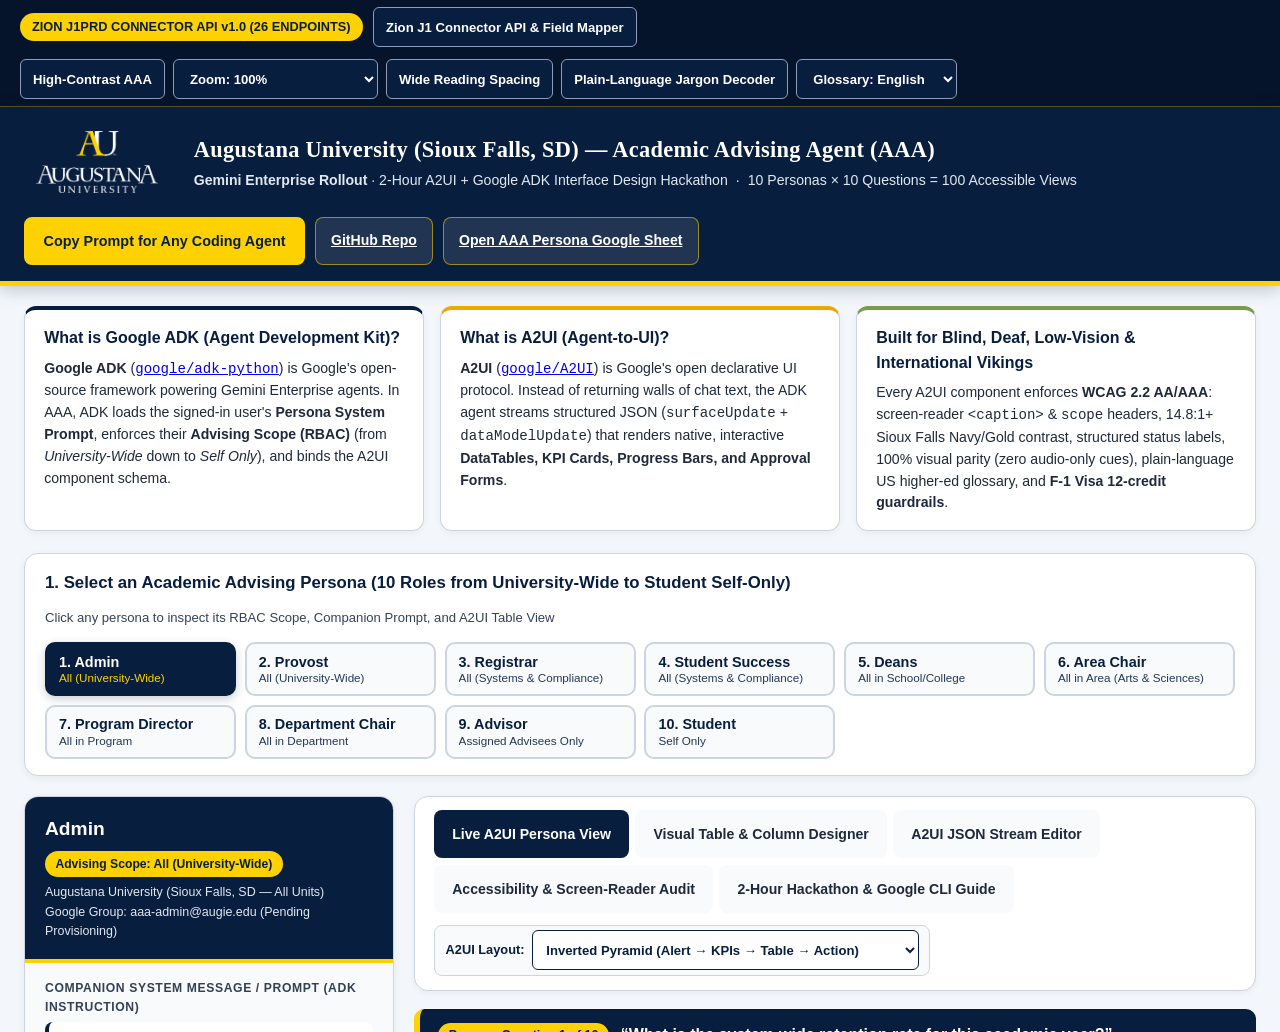
<file: index.html>
<!doctype html>
<html lang="en">
  <head>
    <meta charset="UTF-8" />
    <meta http-equiv="refresh" content="0; url=./docs/index.html" />
    <title>Augustana University (Sioux Falls, SD) — AAA A2UI Hackathon Workbench</title>
  </head>
  <body style="font-family: sans-serif; padding: 2rem;">
    <p>Redirecting to the <a href="./docs/index.html">Augustana University (Sioux Falls, SD) Academic Advising Agent A2UI Workbench</a>...</p>
  </body>
</html>
</file>
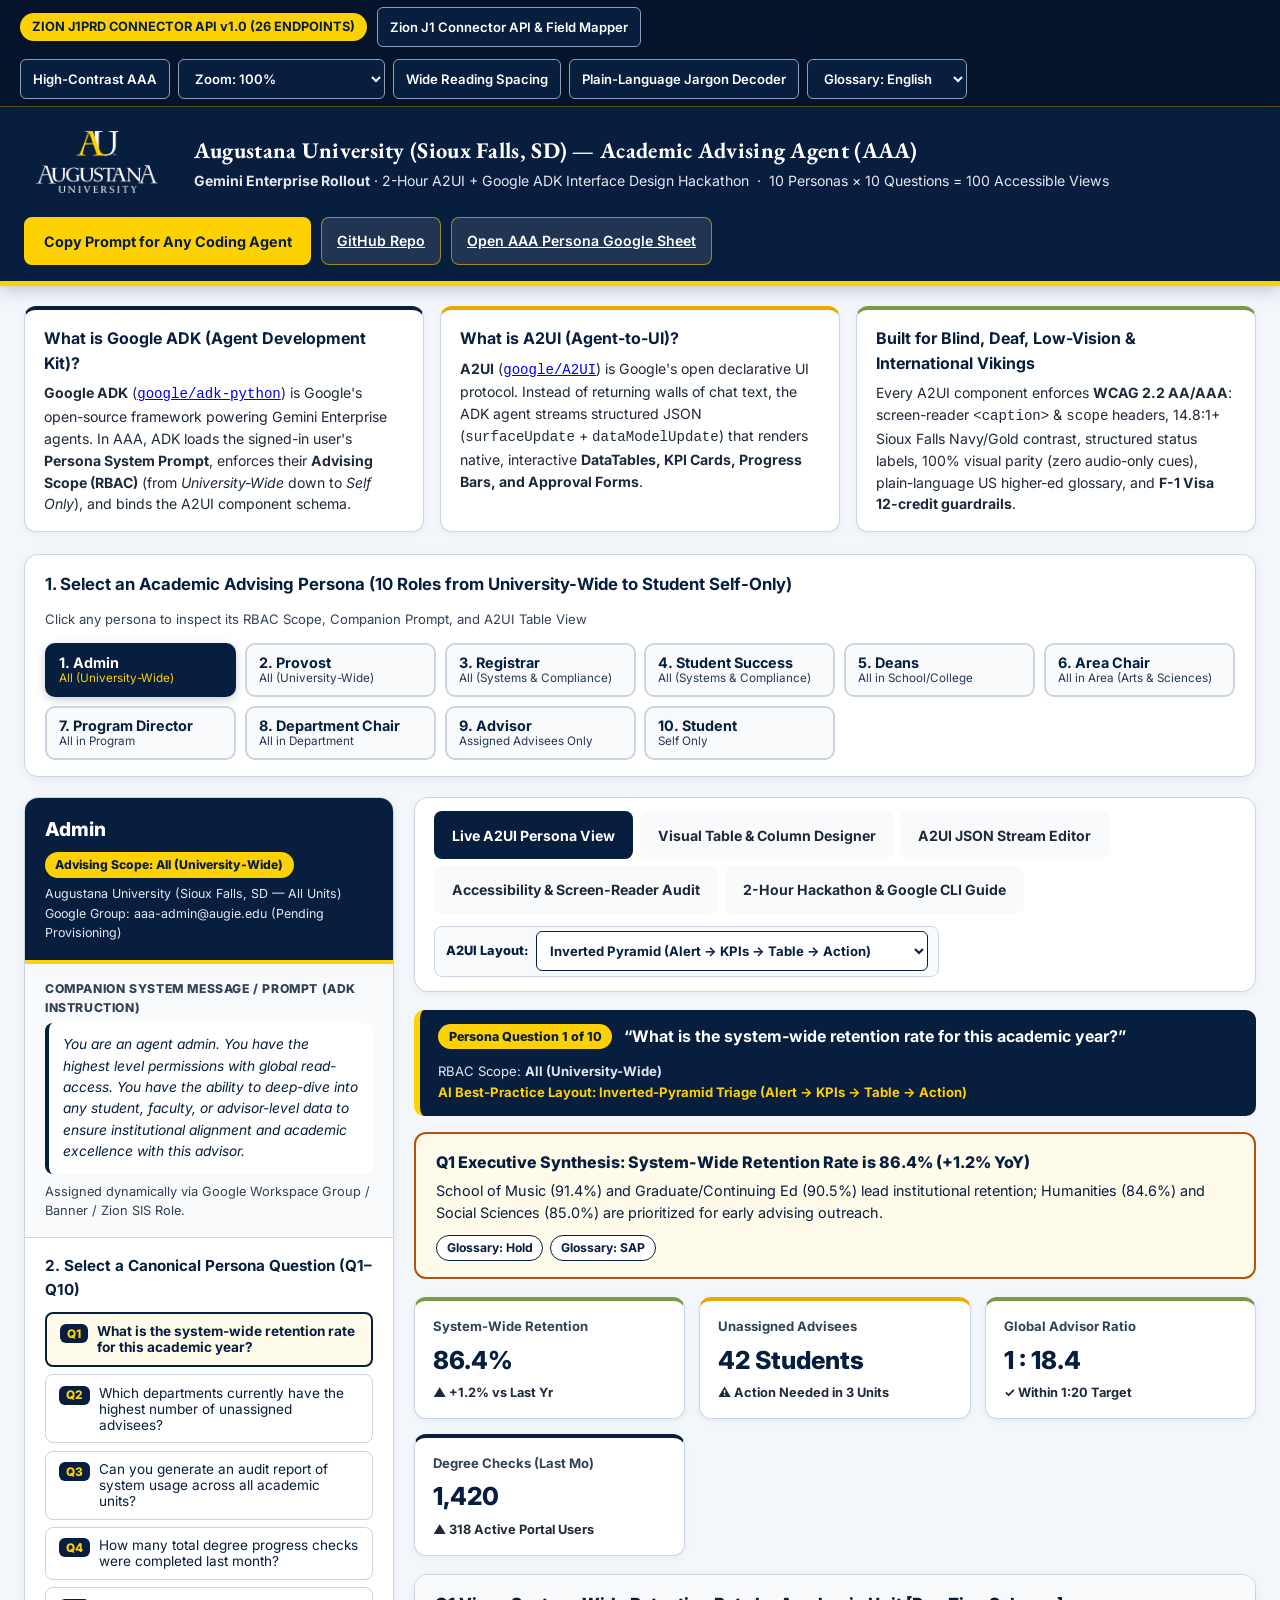
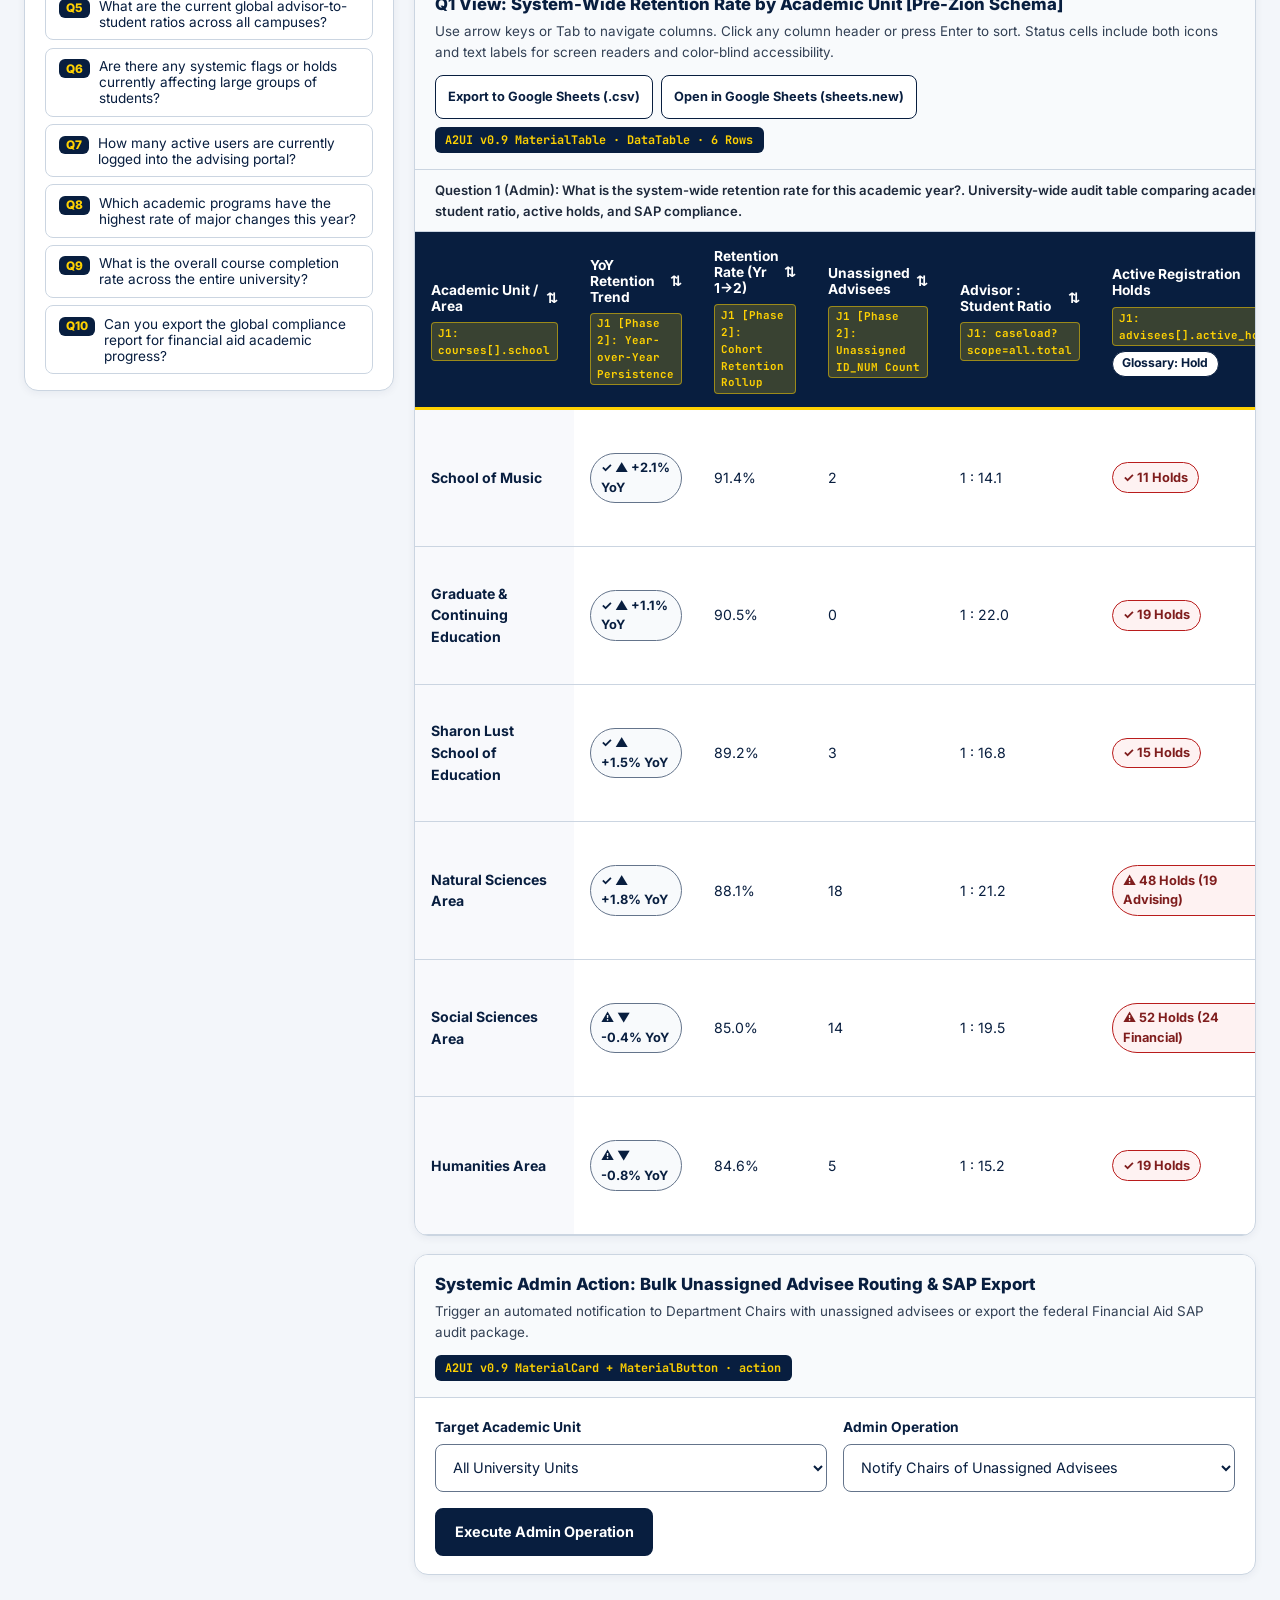
<file: docs/index.html>
<!doctype html>
<html lang="en">
  <head>
    <meta charset="UTF-8" />
    <meta name="viewport" content="width=device-width, initial-scale=1.0" />
    <title>Augustana University (Sioux Falls, SD) — Academic Advising Agent (AAA) · A2UI + ADK 2-Hour Design Hackathon</title>
    <link rel="preconnect" href="https://fonts.googleapis.com" />
    <link rel="preconnect" href="https://fonts.gstatic.com" crossorigin />
    <link href="https://fonts.googleapis.com/css2?family=EB+Garamond:wght@600;700;800&family=Inter:wght@400;500;600;700;800&family=JetBrains+Mono:wght@400;500;600;700&display=swap" rel="stylesheet" />
    <link rel="stylesheet" href="./styles.css" />
  </head>
  <body>
    <!-- Keyboard / Screen Reader Skip Navigation Links -->
    <nav class="skip-links" aria-label="Skip Navigation">
      <a href="#persona-pills-container" class="skip-link">Skip to 10 Advising Personas</a>
      <a href="#sidebar-questions-list" class="skip-link">Skip to Persona Questions (Q1–Q10)</a>
      <a href="#a2ui-live-canvas" class="skip-link">Skip to Live A2UI Persona Surface</a>
    </nav>

    <!-- Polite Screen-Reader Live Region -->
    <div id="a11y-live-announcer" class="sr-only" aria-live="polite" aria-atomic="true"></div>

    <!-- Top Accessibility, International & Zion Schema Utility Bar -->
    <div class="a11y-utility-bar" role="region" aria-label="Accessibility, International Student Support, and Schema Controls">
      <div class="a11y-utility-inner">
        <div style="display:flex; flex-wrap:wrap; align-items:center; gap:0.65rem;">
          <span class="zion-banner-pill" title="Connected to Zion Cloud Solutions Jenzabar J1 (J1PRD) Connector API v1.0 Schema (26 Read-Only GET Endpoints)">
            ZION J1PRD CONNECTOR API v1.0 (26 ENDPOINTS)
          </span>
          <button type="button" id="btn-open-zion-modal" class="a11y-btn" aria-haspopup="dialog">
            Zion J1 Connector API &amp; Field Mapper
          </button>
        </div>

        <div class="a11y-controls-group" role="group" aria-label="Universal Accessibility & International Controls">
          <button type="button" id="btn-toggle-hc" class="a11y-btn" aria-pressed="false" title="Toggle WCAG 2.2 AAA High-Contrast Mode">
            High-Contrast AAA
          </button>
          <label for="sel-text-scale" class="sr-only">Text and Tap Target Zoom</label>
          <select id="sel-text-scale" class="a11y-select" aria-label="Text and Tap Target Zoom">
            <option value="100">Zoom: 100%</option>
            <option value="125">Zoom: 125% (Low Vision)</option>
            <option value="150">Zoom: 150% (Large Print)</option>
          </select>
          <button type="button" id="btn-toggle-spacing" class="a11y-btn" aria-pressed="false" title="Expand reading line height and letter spacing">
            Wide Reading Spacing
          </button>
          <button type="button" id="btn-toggle-glossary" class="a11y-btn" aria-pressed="false" title="Expand inline explanations of US higher-ed terminology for international & first-gen students">
            Plain-Language Jargon Decoder
          </button>
          <label for="sel-intl-lang" class="sr-only">International Student Glossary Language</label>
          <select id="sel-intl-lang" class="a11y-select" aria-label="International Student Glossary Language">
            <option value="en">Glossary: English</option>
            <option value="es">Español (Spanish)</option>
            <option value="zh">中文 (Mandarin)</option>
            <option value="ne">नेपाली (Nepali)</option>
            <option value="am">አማርኛ (Amharic)</option>
          </select>
        </div>
      </div>
    </div>

    <!-- Official Augustana University (Sioux Falls, SD) Header -->
    <header class="augie-header">
      <div class="augie-header-inner">
        <div class="augie-brand">
          <a href="https://www.augie.edu" target="_blank" rel="noopener noreferrer" class="augie-logo-link" aria-label="Augustana University (Sioux Falls, South Dakota) Home">
            <img src="./assets/augustana-university-logo.png" alt="Augustana University (Sioux Falls, SD) Official Logo — PMS 109 Yellow and White on PMS 282 Navy" class="augie-official-logo" width="152" height="77" />
          </a>
          <div>
            <h1 class="augie-title">Augustana University (Sioux Falls, SD) — Academic Advising Agent (AAA)</h1>
            <p class="augie-subtitle">
              <span><strong>Gemini Enterprise Rollout</strong> · 2-Hour A2UI + Google ADK Interface Design Hackathon</span>
              <span>·</span>
              <span>10 Personas × 10 Questions = 100 Accessible Views</span>
            </p>
          </div>
        </div>
        <div class="header-actions">
          <button type="button" id="btn-copy-agent-prompt" class="btn-augie-gold">
            <span>Copy Prompt for Any Coding Agent</span>
          </button>
          <a href="https://github.com/pjfolliard/augie-aaa-a2ui-hackathon" target="_blank" rel="noopener noreferrer" class="btn-header-ghost">
            <span>GitHub Repo</span>
          </a>
          <a href="https://docs.google.com/spreadsheets/d/1V_U0lXWP40WdDWyacq8QM_emvrwOKWCsPOZzZnWLooo/edit?gid=917434374#gid=917434374" target="_blank" rel="noopener noreferrer" class="btn-header-ghost">
            <span>Open AAA Persona Google Sheet</span>
          </a>
        </div>
      </div>
    </header>

    <!-- Main Workbench Content -->
    <main class="workbench-container">
      <!-- Executive Explainer Cards: What is ADK? What is A2UI? Why Accessibility & Open-Source Google CLI? -->
      <section class="explainer-grid" aria-label="Core Concepts Overview">
        <article class="explainer-card">
          <h2>What is Google ADK (Agent Development Kit)?</h2>
          <p>
            <strong>Google ADK</strong> (<a href="https://github.com/google/adk-python" target="_blank" rel="noopener"><code>google/adk-python</code></a>) is Google's open-source framework powering Gemini Enterprise agents. In AAA, ADK loads the signed-in user's <strong>Persona System Prompt</strong>, enforces their <strong>Advising Scope (RBAC)</strong> (from <em>University-Wide</em> down to <em>Self Only</em>), and binds the A2UI component schema.
          </p>
        </article>
        <article class="explainer-card gold-top">
          <h2>What is A2UI (Agent-to-UI)?</h2>
          <p>
            <strong>A2UI</strong> (<a href="https://github.com/google/A2UI" target="_blank" rel="noopener"><code>google/A2UI</code></a>) is Google's open declarative UI protocol. Instead of returning walls of chat text, the ADK agent streams structured JSON (<code>surfaceUpdate</code> + <code>dataModelUpdate</code>) that renders native, interactive <strong>DataTables, KPI Cards, Progress Bars, and Approval Forms</strong>.
          </p>
        </article>
        <article class="explainer-card green-top">
          <h2>Built for Blind, Deaf, Low-Vision &amp; International Vikings</h2>
          <p>
            Every A2UI component enforces <strong>WCAG 2.2 AA/AAA</strong>: screen-reader <code>&lt;caption&gt;</code> &amp; <code>scope</code> headers, 14.8:1+ Sioux Falls Navy/Gold contrast, structured status labels, 100% visual parity (zero audio-only cues), plain-language US higher-ed glossary, and <strong>F-1 Visa 12-credit guardrails</strong>.
          </p>
        </article>
      </section>

      <!-- 10 Personas Switcher -->
      <section class="persona-bar-section" aria-labelledby="persona-bar-heading">
        <div class="persona-bar-header">
          <h2 id="persona-bar-heading">1. Select an Academic Advising Persona (10 Roles from University-Wide to Student Self-Only)</h2>
          <span style="font-size:0.82rem; color:var(--text-muted);">Click any persona to inspect its RBAC Scope, Companion Prompt, and A2UI Table View</span>
        </div>
        <div id="persona-pills-container" class="persona-pills" role="tablist" aria-label="Academic Advising Agent Personas"></div>
      </section>

      <!-- 2-Column Hackathon Workbench -->
      <div class="workbench-main-grid">
        <!-- Left Column: Active Persona Details & 10 Canonical Questions -->
        <aside class="persona-sidebar" aria-label="Selected Persona Details and Canonical Questions">
          <div class="persona-identity-header">
            <div class="persona-identity-top">
              <h2 id="sidebar-persona-title" class="persona-identity-title">Admin</h2>
            </div>
            <div id="sidebar-persona-scope" class="scope-badge">Advising Scope: All (University-Wide)</div>
            <div id="sidebar-persona-unit" style="font-size:0.78rem; color:#e2e8f0; margin-top:0.4rem;"></div>
          </div>

          <div class="persona-prompt-box">
            <span class="persona-prompt-label">Companion System Message / Prompt (ADK Instruction)</span>
            <blockquote id="sidebar-persona-prompt" class="persona-prompt-text"></blockquote>
            <div id="sidebar-persona-roster"></div>
          </div>

          <div class="questions-panel">
            <h3>2. Select a Canonical Persona Question (Q1–Q10)</h3>
            <div id="sidebar-questions-list" class="question-list" role="list"></div>
          </div>
        </aside>

        <!-- Right Column: Interactive A2UI Surface, Visual Table Builder, JSON Editor, A11y Audit & Hackathon Playbook -->
        <section class="surface-workspace" aria-label="A2UI Surface and Design Tools">
          <div class="surface-toolbar">
            <div class="workspace-tabs" role="tablist" aria-label="Workbench Mode Tabs">
              <button type="button" role="tab" class="ws-tab-btn" data-ws-tab="surface" aria-selected="true">
                <span>Live A2UI Persona View</span>
              </button>
              <button type="button" role="tab" class="ws-tab-btn" data-ws-tab="visual-builder" aria-selected="false">
                <span>Visual Table &amp; Column Designer</span>
              </button>
              <button type="button" role="tab" class="ws-tab-btn" data-ws-tab="json-editor" aria-selected="false">
                <span>A2UI JSON Stream Editor</span>
              </button>
              <button type="button" role="tab" class="ws-tab-btn" data-ws-tab="a11y-audit" aria-selected="false">
                <span>Accessibility &amp; Screen-Reader Audit</span>
              </button>
              <button type="button" role="tab" class="ws-tab-btn" data-ws-tab="hackathon-guide" aria-selected="false">
                <span>2-Hour Hackathon &amp; Google CLI Guide</span>
              </button>
            </div>
            <div class="layout-switcher-group" role="group" aria-label="A2UI Surface Layout Architecture">
              <label for="sel-layout-mode" class="layout-switcher-label">A2UI Layout:</label>
              <select id="sel-layout-mode" class="a2ui-layout-select" aria-label="A2UI Surface Layout Pattern">
                <option value="inverted-pyramid">Inverted Pyramid (Alert → KPIs → Table → Action)</option>
                <option value="split-dashboard">Split Action Dashboard (Table + Side-by-Side Cards)</option>
                <option value="table-first">Table-First Focus (Roster Top → KPIs &amp; Actions Below)</option>
              </select>
            </div>
          </div>

          <!-- Pane 1: Live Rendered A2UI Surface -->
          <div id="pane-surface">
            <div id="a2ui-live-canvas"></div>
          </div>

          <!-- Pane 2: Visual Table & Column Designer (No-Code) -->
          <div id="pane-visual-builder" class="builder-panel" hidden>
            <div id="visual-builder-content"></div>
          </div>

          <!-- Pane 3: Live A2UI JSON Stream Editor -->
          <div id="pane-json-editor" class="builder-panel" hidden>
            <div style="display:flex; flex-wrap:wrap; justify-content:space-between; align-items:center; gap:0.75rem; margin-bottom:0.85rem;">
              <div>
                <h3 style="margin:0; color:var(--augie-navy);">Declarative A2UI JSON Payload (<code>surfaceUpdate</code> + <code>dataModelUpdate</code>)</h3>
                <p style="margin:0.25rem 0 0; font-size:0.85rem; color:var(--text-muted);">
                  Edit the JSON directly or paste the output from <strong>Google Gemini CLI</strong>, <strong>Antigravity</strong>, <strong>Workspace Gemini</strong>, <strong>Claude Code</strong>, or <strong>Cursor</strong>.
                </p>
              </div>
              <div style="display:flex; gap:0.5rem;">
                <button type="button" id="btn-apply-json" class="btn-augie-primary">▶ Apply JSON to Live Surface</button>
                <button type="button" id="btn-download-json" class="btn-augie-outline">📥 Download .json</button>
              </div>
            </div>
            <label for="a2ui-json-textarea" class="sr-only">A2UI JSON Payload Editor</label>
            <textarea id="a2ui-json-textarea" class="json-editor-textarea" spellcheck="false"></textarea>
          </div>

          <!-- Pane 4: Accessibility & Screen-Reader Audit -->
          <div id="pane-a11y-audit" class="builder-panel" hidden>
            <div id="a11y-audit-content"></div>
          </div>

          <!-- Pane 5: 2-Hour Hackathon Runbook & Trusted Open-Source Google CLI Toolchain -->
          <div id="pane-hackathon-guide" class="builder-panel" hidden>
            <h3 style="margin-top:0; color:var(--augie-navy);">⏱️ 2-Hour Design-Build Hackathon Directions (Pete &amp; Terence Sprint + Campus Template)</h3>
            <p style="font-size:0.9rem; color:var(--text-secondary);">
              This hackathon uses an <strong>AI-First Baseline ("Edit, Don't Invent from Scratch")</strong>—starting with AI-curated best-practice layouts and tables across all <strong>10 Personas × 10 Questions = 100 Views</strong>, backed by our built-in agent skill (<code>.agents/skills/augie-a2ui-design/SKILL.md</code>) and ready for <strong>Zion Cloud Solutions'</strong> official field list tonight/tomorrow.
            </p>
            <div style="display:flex; flex-wrap:wrap; gap:0.65rem; margin-bottom:1.15rem;">
              <a href="https://github.com/pjfolliard/augie-aaa-a2ui-hackathon" target="_blank" rel="noopener noreferrer" class="btn-augie-primary">🐙 Open GitHub Repository (pjfolliard/augie-aaa-a2ui-hackathon)</a>
              <a href="https://pjfolliard.github.io/augie-aaa-a2ui-hackathon/" target="_blank" rel="noopener noreferrer" class="btn-augie-outline">🌐 Open Live GitHub Pages Workbench</a>
              <a href="https://issuu.com/augustanacollegesd/docs/augustana_university_brand_guidelines_requiremen" target="_blank" rel="noopener noreferrer" class="btn-augie-outline">📘 Augustana Brand Guidelines (PMS 282 &amp; 109)</a>
            </div>

            <div class="a2ui-table-scroll" style="margin-bottom:1.5rem;">
              <table class="a2ui-table">
                <caption>2-Hour Hackathon Minute-by-Minute Run of Show</caption>
                <thead>
                  <tr>
                    <th scope="col">Time Block</th>
                    <th scope="col">Phase</th>
                    <th scope="col">Focus &amp; Deliverable</th>
                  </tr>
                </thead>
                <tbody>
                  <tr>
                    <th scope="row">0:00 – 0:15 (15m)</th>
                    <td><strong>1. Framing ADK + A2UI &amp; Accessibility</strong></td>
                    <td>Review how Google ADK enforces Persona Scopes and how A2UI replaces chat prose with accessible tables, KPIs, and action cards.</td>
                  </tr>
                  <tr>
                    <th scope="row">0:15 – 0:30 (15m)</th>
                    <td><strong>2. Persona &amp; Scope Walkthrough</strong></td>
                    <td>Click through the 10 personas (<code>Admin</code> → <code>Student</code>) and compare how the same student record (e.g., <em>Amina Tesfaye</em> or <em>Lucas Sorenson</em>) appears at each RBAC scope.</td>
                  </tr>
                  <tr>
                    <th scope="row">0:30 – 1:30 (60m)</th>
                    <td><strong>3. Hands-On Table &amp; View Design Sprint</strong></td>
                    <td>Use the <strong>Visual Table Designer</strong> or click <strong>"Copy Prompt for Any Coding Agent"</strong> (with <code>gemini-cli</code>, Antigravity, Google Workspace for Education Plus, Claude, or Cursor) to refine columns, badges, and actions for priority personas.</td>
                  </tr>
                  <tr>
                    <th scope="row">1:30 – 1:50 (20m)</th>
                    <td><strong>4. 360° Accessibility &amp; International Pressure Test</strong></td>
                    <td>Test each designed view in the <strong>Accessibility &amp; Screen-Reader Audit</strong> tab (Blind narration, 150% Low-Vision zoom, High-Contrast AAA, Deaf visual parity, F-1 12-credit guardrail, and Multilingual Jargon Decoder).</td>
                  </tr>
                  <tr>
                    <th scope="row">1:50 – 2:00 (10m)</th>
                    <td><strong>5. Export &amp; Zion Cloud Solutions Prep</strong></td>
                    <td>Download or commit finalized A2UI JSON schemas to GitHub so they map directly to the incoming <strong>Zion Cloud Solutions</strong> field dictionary.</td>
                  </tr>
                </tbody>
              </table>
            </div>

            <h3 style="color:var(--augie-navy);">📐 Zion Cloud Solutions Spec: A2UI v0.9 in Gemini Enterprise (“What You Can and Can't Do”)</h3>
            <p style="font-size:0.88rem; color:var(--text-secondary);">
              Incorporated directly from <strong>Zion Cloud Solutions'</strong> Gemini Enterprise A2UI v0.9 engineering briefing (<code>version: "v0.9"</code>, official 69-component composite catalog <code>gemini_enterprise_composite_catalog.json</code>, and A2A v0.3 on Cloud Run):
            </p>
            <div style="margin:0.85rem 0 1.25rem; background:#ffffff; border:1.5px solid var(--border-subtle); border-radius:12px; padding:0.85rem; text-align:center;">
              <img src="./assets/a2ui-v09-lifecycle.png" alt="A2UI v0.9 Lifecycle Diagram from Zion Cloud Solutions: Four messages out (createSurface, updateComponents, updateDataModel, deleteSurface) and one action message back, plus one card's component tree" style="max-width:100%; height:auto; border-radius:8px;" />
            </div>

            <div class="a2ui-table-scroll" style="margin-bottom:1.5rem;">
              <table class="a2ui-table">
                <caption>Zion Cloud Solutions — Gemini Enterprise A2UI v0.9 Guardrails &amp; Architecture Checklist</caption>
                <thead>
                  <tr>
                    <th scope="col">Dimension</th>
                    <th scope="col">What You Can Do (Supported in v0.9)</th>
                    <th scope="col">What You Can't Do / Must Avoid</th>
                  </tr>
                </thead>
                <tbody>
                  <tr>
                    <th scope="row">Protocol &amp; Catalog</th>
                    <td>Use <code>"version": "v0.9"</code> on every message and declare <code>https://www.gstatic.com/vertexaisearch/a2ui/v0_9/gemini_enterprise_composite_catalog.json</code> (69 components across Basic, Material, and <code>Canvas</code>).</td>
                    <td>Do <strong>not</strong> use A2UI <code>v0.9.1</code> or invent custom component types outside the composite catalog.</td>
                  </tr>
                  <tr>
                    <th scope="row">Hosting &amp; A2A Version</th>
                    <td>Host as an <strong>A2A v0.3 agent on Google Cloud Run</strong> (grant <code>roles/run.invoker</code> to Discovery Engine service agent on <code>.run.app</code>, or OAuth behind custom domain/LB/Apigee).</td>
                    <td>Cannot host an A2UI agent on Vertex AI Agent Engine, and cannot use API keys or custom HTTP headers.</td>
                  </tr>
                  <tr>
                    <th scope="row">Security &amp; Form Actions</th>
                    <td>Call <strong>Google Cloud Model Armor</strong> directly inside the agent and re-validate all incoming <code>action</code> form payloads server-side.</td>
                    <td>Gemini Enterprise's built-in Model Armor does not cover A2A agents automatically; client form payloads can be tampered with.</td>
                  </tr>
                  <tr>
                    <th scope="row">File Exports &amp; Rich Media</th>
                    <td>Send downloadable files (PDF degree audits, SAP CSV exports) as <strong>A2A file parts</strong>; use <code>Image</code>/<code>MaterialImage</code> and <code>MaterialButton</code> with <code>openUrl</code>.</td>
                    <td>Files saved with ADK's <code>save_artifact</code> do not reach Gemini Enterprise; markdown links/images inside <code>Text</code> do not render.</td>
                  </tr>
                </tbody>
              </table>
            </div>

            <h3 style="color:var(--augie-navy);">🛠️ Trusted Open-Source Google CLI &amp; SDK Stack on GitHub</h3>
            <div class="a2ui-table-scroll">
              <table class="a2ui-table">
                <caption>Official Open-Source Google Repositories Integrated in This Project</caption>
                <thead>
                  <tr>
                    <th scope="col">Open-Source Google Tool</th>
                    <th scope="col">GitHub Repository</th>
                    <th scope="col">How We Use It in This Repo</th>
                  </tr>
                </thead>
                <tbody>
                  <tr>
                    <th scope="row">Google Gemini CLI (<code>gemini</code>)</th>
                    <td><a href="https://github.com/google-gemini/gemini-cli" target="_blank" rel="noopener"><code>google-gemini/gemini-cli</code></a></td>
                    <td>Run <code>npx https://github.com/google-gemini/gemini-cli</code> in this repo; it automatically reads <code>GEMINI.md</code> to generate A2UI views.</td>
                  </tr>
                  <tr>
                    <th scope="row">Google Workspace CLI (<code>gws</code>)</th>
                    <td><a href="https://github.com/googleworkspace/cli" target="_blank" rel="noopener"><code>googleworkspace/cli</code></a></td>
                    <td>Run <code>./scripts/gws_sync_personas.sh</code> to sync the AAA Persona Google Sheet &amp; Google Groups via structured JSON.</td>
                  </tr>
                  <tr>
                    <th scope="row">Google ADK (<code>adk</code>)</th>
                    <td><a href="https://github.com/google/adk-python" target="_blank" rel="noopener"><code>google/adk-python</code></a></td>
                    <td>Run <code>adk web adk_agent</code> to launch the Python ADK Academic Advising Agent locally.</td>
                  </tr>
                  <tr>
                    <th scope="row">Google Agents CLI (<code>agents-cli</code>)</th>
                    <td><a href="https://github.com/GoogleCloudPlatform/agent-starter-pack" target="_blank" rel="noopener"><code>GoogleCloudPlatform/agent-starter-pack</code></a></td>
                    <td>Uses <code>.agents-cli-spec.md</code> for scaffolding, evaluation, and publishing to Gemini Enterprise.</td>
                  </tr>
                  <tr>
                    <th scope="row">Google A2UI (<code>a2ui-agent-sdk</code>)</th>
                    <td><a href="https://github.com/google/A2UI" target="_blank" rel="noopener"><code>google/A2UI</code></a></td>
                    <td>Defines the declarative JSON UI catalog (<code>adk_agent/a2ui_catalog.json</code>) and browser renderer (<code>docs/a2ui-renderer.js</code>).</td>
                  </tr>
                  <tr>
                    <th scope="row">Google Apps Script CLI (<code>clasp</code>)</th>
                    <td><a href="https://github.com/google/clasp" target="_blank" rel="noopener"><code>google/clasp</code></a></td>
                    <td>Pushes <code>workspace_templates/AppsScript_Sheets_A2UI_Sidebar.gs</code> directly into Google Sheets for Workspace Education Plus users.</td>
                  </tr>
                </tbody>
              </table>
            </div>
          </div>
        </section>
      </div>
    </main>

    <!-- Zion Cloud Solutions Field Mapper Modal -->
    <div id="zion-schema-modal" class="modal-backdrop" role="dialog" aria-modal="true" aria-labelledby="zion-modal-title" hidden>
      <div class="modal-card">
        <div style="display:flex; justify-content:space-between; align-items:center; gap:1rem; margin-bottom:0.85rem;">
          <h2 id="zion-modal-title" style="margin:0; color:var(--augie-navy);">🔌 Zion Cloud Solutions — Jenzabar J1 (<code>J1PRD</code>) Connector API v1.0 &amp; Field Mapper</h2>
          <button type="button" id="btn-close-zion-modal" class="a2ui-action-btn">✕ Close</button>
        </div>
        <p style="font-size:0.9rem; color:var(--text-secondary); margin-top:0;">
          Mapped to <strong>Zion Cloud Solutions' Academic Advising Agent Connector API Reference v1.0</strong> (<code>https://connector-api-385429559879.us-central1.run.app</code> · <strong>26 Read-Only <code>GET</code> Endpoints over Jenzabar J1 <code>J1PRD</code></strong> · Google Cloud Run <code>fit-stream-495320-f6</code> · Auth: <code>Bearer &lt;OIDC&gt;</code> + <code>X-User-Id</code> &amp; <code>X-User-Role: student | advisor | advising_admin</code>).
        </p>
        <div class="a2ui-table-scroll" style="max-height:420px; overflow-y:auto; margin-bottom:1rem;">
          <table class="a2ui-table">
            <caption>Mapping between A2UI Table Columns and Official Zion Cloud Solutions Jenzabar J1 (J1PRD) Connector API v1.0 Fields</caption>
            <thead>
              <tr>
                <th scope="col">A2UI Column Key</th>
                <th scope="col">Display Label &amp; J1 Endpoint</th>
                <th scope="col">Official Jenzabar J1 / Connector API v1.0 JSON Path</th>
                <th scope="col">Plain-Language Description &amp; J1 Notes</th>
              </tr>
            </thead>
            <tbody id="zion-mapping-tbody"></tbody>
          </table>
        </div>
        <div style="display:flex; justify-content:flex-end; gap:0.75rem;">
          <button type="button" id="btn-save-zion-mappings" class="btn-augie-primary">✓ Apply Zion Field Mappings Live</button>
        </div>
      </div>
    </div>

    <!-- Accessible Visual Toast Banner -->
    <div id="workbench-toast" class="toast-banner" role="status" aria-live="polite" hidden></div>

    <!-- A2UI v0.9 Canvas Course Detail & Syllabus Side Panel Drawer -->
    <div id="course-detail-drawer" class="course-drawer-backdrop" role="dialog" aria-modal="true" aria-labelledby="course-drawer-title" hidden>
      <aside class="course-drawer-panel">
        <div class="course-drawer-header">
          <div>
            <div class="course-drawer-tag">A2UI v0.9 Canvas Side Panel · J1 Course &amp; Section Detail</div>
            <h2 id="course-drawer-title" class="course-drawer-title">Course Detail</h2>
          </div>
          <button type="button" id="btn-close-course-drawer" class="a2ui-action-btn">Close</button>
        </div>
        <div id="course-drawer-body" class="course-drawer-body"></div>
      </aside>
    </div>

    <!-- Scripts -->
    <script src="./views/personas-data.js"></script>
    <script src="./views/default-views.js"></script>
    <script src="./views/question-views.js"></script>
    <script src="./a2ui-renderer.js"></script>
    <script src="./app.js"></script>
  </body>
</html>
</file>
<file: docs/styles.css>
/* ==========================================================================
   Augustana University (Sioux Falls, SD) — Academic Advising Agent (AAA)
   A2UI + ADK 2-Hour Design Hackathon Workbench Stylesheet
   Official Sioux Falls Brand Tokens & WCAG 2.2 AA/AAA Accessibility System
   ========================================================================== */

:root {
  /* Official Augustana University (Sioux Falls, SD) Brand Palette (Brand Guidelines pp. 17–18) */
  --augie-navy: #081e3f;        /* Primary Blue: PMS 282 (CMYK 100/82/10/64 | RGB 9/31/64 | HEX #081e3f) */
  --augie-navy-dark: #05142b;
  --augie-navy-light: #133363;
  --augie-gold: #fed102;        /* Primary Yellow: PMS 109 (CMYK 0/10/100/0 | RGB 255/209/0 | HEX #fed102) */
  --augie-gold-dark: #eaaa00;   /* Accent Orange: PMS 124 (CMYK 0/29/100/1 | RGB 234/170/0 | HEX #EAAA00) */
  --augie-gold-soft: #fffbeb;
  --augie-light-blue: #8d9ebc;  /* Secondary Light Blue: PMS 535 (CMYK 40/30/5/0 | RGB 141/158/188 | HEX #8D9EBC) */
  --augie-light-blue-soft: #eef2f7;
  --augie-green: #789d4a;       /* Accent Green: PMS 576 (CMYK 48/6/79/17 | RGB 120/157/74 | HEX #789D4A) */
  --augie-brown: #c6aa76;       /* Accent Brown: PMS 466 (CMYK 13/25/52/6 | RGB 198/170/118 | HEX #C6AA76) */
  --augie-light-gray: #c8c9c7;  /* Accent Light Gray: PMS Cool Gray 3 (RGB 200/201/199 | HEX #C8C9C7) */
  --augie-dark-gray: #a7a8a9;   /* Accent Dark Gray: PMS Cool Gray 9 (RGB 167/168/169 | HEX #A7A8A9) */

  /* Surface & Text Tokens (WCAG 2.2 AAA High Contrast Checked) */
  --bg-page: #f3f6fa;
  --bg-card: #ffffff;
  --bg-subtle: #f8fafc;
  --border-subtle: #cbd5e1;
  --border-strong: #64748b;
  --text-primary: #081e3f;      /* 16.7:1 contrast on #ffffff */
  --text-secondary: #1e293b;    /* 14.6:1 contrast on #ffffff */
  --text-muted: #334155;        /* 10.3:1 contrast on #ffffff */

  /* Accessible Status Tokens (Icon + Border + High-Contrast Text) */
  --success-text: #1b4332;
  --success-bg: #ecfdf5;
  --success-border: #2d6a4f;

  --warning-text: #5c3c00;
  --warning-bg: #fffbeb;
  --warning-border: #b45309;

  --danger-text: #7f1d1d;
  --danger-bg: #fef2f2;
  --danger-border: #b91c1c;

  --intl-text: #081e3f;
  --intl-bg: #e0f2fe;
  --intl-border: #0369a1;

  /* Typography (Brand Guidelines p. 28: Official fonts are ITC Garamond serif & Myriad Pro / Gotham sans-serif) */
  --font-sans: "Myriad Pro", "Gotham", "Inter", -apple-system, BlinkMacSystemFont, "Segoe UI", Roboto, sans-serif;
  --font-serif: "ITC Garamond Std", "ITC Garamond", "EB Garamond", "Garamond", "Georgia", serif;
  --font-mono: "JetBrains Mono", "SFMono-Regular", Consolas, monospace;

  --base-font-size: 16px;
}

/* Accessibility Scaling Modes */
html.a11y-scale-125 {
  font-size: 120%;
}
html.a11y-scale-150 {
  font-size: 138%;
}
body.a11y-wide-spacing {
  letter-spacing: 0.035em;
  word-spacing: 0.1em;
  line-height: 1.75;
}

/* High-Contrast WCAG AAA Override Mode */
body.a11y-high-contrast {
  --bg-page: #ffffff;
  --bg-card: #ffffff;
  --bg-subtle: #f1f5f9;
  --border-subtle: #081e3f;
  --border-strong: #000000;
  --text-primary: #000000;
  --text-secondary: #081e3f;
  --text-muted: #081e3f;
}

*, *::before, *::after {
  box-sizing: border-box;
}

body {
  margin: 0;
  padding: 0;
  font-family: var(--font-sans);
  background-color: var(--bg-page);
  color: var(--text-primary);
  line-height: 1.55;
  -webkit-font-smoothing: antialiased;
}

/* Universal Dual Focus Ring for Keyboard / Low-Vision Navigation */
:focus-visible {
  outline: 3px solid var(--augie-navy) !important;
  outline-offset: 2px !important;
  box-shadow: 0 0 0 5px var(--augie-gold) !important;
}

/* Screen Reader Only Utility */
.sr-only {
  position: absolute;
  width: 1px;
  height: 1px;
  padding: 0;
  margin: -1px;
  overflow: hidden;
  clip: rect(0, 0, 0, 0);
  white-space: nowrap;
  border: 0;
}

/* Skip Navigation Links (Blind / Keyboard Users) */
.skip-links {
  position: relative;
  z-index: 1000;
}
.skip-link {
  position: absolute;
  top: -100px;
  left: 1rem;
  background: var(--augie-gold);
  color: var(--augie-navy);
  font-weight: 800;
  padding: 0.75rem 1.25rem;
  border-radius: 0 0 8px 8px;
  border: 2px solid var(--augie-navy);
  text-decoration: none;
  z-index: 1001;
}
.skip-link:focus {
  top: 0;
}

/* Top Accessibility & Zion Schema Banner */
.a11y-utility-bar {
  background: var(--augie-navy-dark);
  color: #ffffff;
  border-bottom: 1px solid rgba(254, 209, 2, 0.35);
  padding: 0.45rem 1.25rem;
  font-size: 0.85rem;
}
.a11y-utility-inner {
  max-width: 1480px;
  margin: 0 auto;
  display: flex;
  flex-wrap: wrap;
  align-items: center;
  justify-content: space-between;
  gap: 0.75rem;
}
.zion-banner-pill {
  display: inline-flex;
  align-items: center;
  gap: 0.5rem;
  background: var(--augie-gold);
  color: var(--augie-navy);
  font-weight: 700;
  padding: 0.25rem 0.75rem;
  border-radius: 999px;
  font-size: 0.8rem;
}
.a11y-controls-group {
  display: flex;
  flex-wrap: wrap;
  align-items: center;
  gap: 0.5rem;
}
.a11y-btn, .a11y-select {
  min-height: 40px;
  padding: 0.35rem 0.75rem;
  border-radius: 6px;
  border: 1px solid #8d9ebc;
  background: var(--augie-navy);
  color: #ffffff;
  font-family: var(--font-sans);
  font-size: 0.82rem;
  font-weight: 600;
  cursor: pointer;
  display: inline-flex;
  align-items: center;
  gap: 0.35rem;
}
.a11y-btn:hover, .a11y-btn[aria-pressed="true"] {
  background: var(--augie-gold);
  color: var(--augie-navy);
  border-color: var(--augie-gold);
}

/* Main Augustana University (Sioux Falls) Header */
.augie-header {
  background: var(--augie-navy);
  color: #ffffff;
  border-bottom: 5px solid var(--augie-gold);
  box-shadow: 0 4px 16px rgba(8, 30, 63, 0.22);
}
.augie-header-inner {
  max-width: 1480px;
  margin: 0 auto;
  padding: 1rem 1.5rem;
  display: flex;
  flex-wrap: wrap;
  align-items: center;
  justify-content: space-between;
  gap: 1rem;
}
.augie-brand {
  display: flex;
  align-items: center;
  gap: 1.5rem;
}
/* Brand Guidelines p. 16 & p. 27: Never enclose the logo in a shape, and preserve a clear field around the logo equal to the height of the "A" in Augustana */
.augie-logo-link {
  display: inline-flex;
  align-items: center;
  justify-content: center;
  padding: 0.5rem 0.75rem;
  background: transparent;
  border: none;
  flex-shrink: 0;
  text-decoration: none;
}
.augie-official-logo {
  height: 62px;
  width: auto;
  display: block;
  object-fit: contain;
}
.augie-title {
  margin: 0;
  font-family: var(--font-serif);
  font-size: 1.4rem;
  font-weight: 700;
  letter-spacing: 0.3px;
  color: #ffffff;
}
.augie-subtitle {
  margin: 0.2rem 0 0;
  font-size: 0.88rem;
  color: #e2e8f0;
  display: flex;
  flex-wrap: wrap;
  align-items: center;
  gap: 0.5rem;
}
.header-actions {
  display: flex;
  flex-wrap: wrap;
  gap: 0.6rem;
}

/* Accessible Buttons (Minimum 48x48px Target) */
.btn-augie-gold,
.btn-augie-primary,
.btn-augie-outline {
  min-height: 48px;
  padding: 0.6rem 1.1rem;
  border-radius: 8px;
  font-family: var(--font-sans);
  font-size: 0.9rem;
  font-weight: 700;
  cursor: pointer;
  display: inline-flex;
  align-items: center;
  justify-content: center;
  gap: 0.45rem;
  text-decoration: none;
  transition: transform 0.1s ease, background-color 0.15s ease;
}
.btn-augie-gold {
  background: var(--augie-gold);
  color: var(--augie-navy);
  border: 2px solid var(--augie-gold);
}
.btn-augie-gold:hover {
  background: #ffffff;
  border-color: #ffffff;
}
.btn-augie-primary {
  background: var(--augie-navy);
  color: #ffffff;
  border: 2px solid var(--augie-navy);
}
.btn-augie-primary:hover {
  background: var(--augie-navy-light);
}
.btn-augie-outline {
  background: #ffffff;
  color: var(--augie-navy);
  border: 2px solid var(--augie-navy);
}
.btn-augie-outline:hover {
  background: var(--augie-light-blue-soft);
}
.btn-header-ghost {
  min-height: 48px;
  padding: 0.55rem 0.95rem;
  border-radius: 8px;
  background: rgba(255, 255, 255, 0.1);
  color: #ffffff;
  border: 1px solid rgba(254, 209, 2, 0.55);
  font-weight: 600;
  font-size: 0.88rem;
  cursor: pointer;
  display: inline-flex;
  align-items: center;
  gap: 0.4rem;
}
.btn-header-ghost:hover {
  background: var(--augie-gold);
  color: var(--augie-navy);
}

/* Main Container */
.workbench-container {
  max-width: 1480px;
  margin: 0 auto;
  padding: 1.25rem 1.5rem 3.5rem;
}

/* Executive Explainer Strip (ADK + A2UI + Open-Source Google CLI) */
.explainer-grid {
  display: grid;
  grid-template-columns: repeat(auto-fit, minmax(300px, 1fr));
  gap: 1rem;
  margin-bottom: 1.35rem;
}
.explainer-card {
  background: var(--bg-card);
  border: 1px solid var(--border-subtle);
  border-top: 4px solid var(--augie-navy);
  border-radius: 12px;
  padding: 1rem 1.2rem;
  box-shadow: 0 2px 6px rgba(8, 30, 63, 0.05);
}
.explainer-card.gold-top {
  border-top-color: var(--augie-gold-dark);
}
.explainer-card.green-top {
  border-top-color: var(--augie-green);
}
.explainer-card h2 {
  margin: 0 0 0.4rem;
  font-size: 1rem;
  color: var(--augie-navy);
  display: flex;
  align-items: center;
  gap: 0.45rem;
}
.explainer-card p {
  margin: 0;
  font-size: 0.88rem;
  color: var(--text-secondary);
}

/* 10-Persona Selector Bar */
.persona-bar-section {
  background: var(--bg-card);
  border: 1px solid var(--border-subtle);
  border-radius: 14px;
  padding: 1rem 1.25rem;
  margin-bottom: 1.25rem;
  box-shadow: 0 2px 8px rgba(8, 30, 63, 0.06);
}
.persona-bar-header {
  display: flex;
  flex-wrap: wrap;
  align-items: center;
  justify-content: space-between;
  gap: 0.75rem;
  margin-bottom: 0.85rem;
}
.persona-bar-header h2 {
  margin: 0;
  font-size: 1.05rem;
  color: var(--augie-navy);
}
.persona-pills {
  display: grid;
  grid-template-columns: repeat(auto-fill, minmax(175px, 1fr));
  gap: 0.55rem;
}
.persona-pill-btn {
  min-height: 54px;
  padding: 0.55rem 0.75rem;
  border-radius: 10px;
  border: 2px solid var(--border-subtle);
  background: var(--bg-subtle);
  color: var(--text-primary);
  font-family: var(--font-sans);
  text-align: left;
  cursor: pointer;
  display: flex;
  align-items: center;
  gap: 0.55rem;
  transition: all 0.15s ease;
}
.persona-pill-btn:hover {
  border-color: var(--augie-navy);
  background: var(--augie-light-blue-soft);
}
.persona-pill-btn[aria-selected="true"] {
  background: var(--augie-navy);
  color: #ffffff;
  border-color: var(--augie-navy);
  box-shadow: 0 3px 10px rgba(8, 30, 63, 0.22);
}
.persona-pill-icon {
  font-size: 1.25rem;
  flex-shrink: 0;
}
.persona-pill-meta {
  display: flex;
  flex-direction: column;
  overflow: hidden;
}
.persona-pill-role {
  font-weight: 700;
  font-size: 0.9rem;
  line-height: 1.2;
}
.persona-pill-scope {
  font-size: 0.73rem;
  opacity: 0.88;
  white-space: nowrap;
  overflow: hidden;
  text-overflow: ellipsis;
}
.persona-pill-btn[aria-selected="true"] .persona-pill-scope {
  color: var(--augie-gold);
  opacity: 1;
}

/* Workbench 2-Column Layout */
.workbench-main-grid {
  display: grid;
  grid-template-columns: 370px minmax(0, 1fr);
  gap: 1.25rem;
  align-items: start;
}
@media (max-width: 1120px) {
  .workbench-main-grid {
    grid-template-columns: 1fr;
  }
}

/* Left Sidebar: Persona Context & 10 Canonical Questions */
.persona-sidebar {
  background: var(--bg-card);
  border: 1px solid var(--border-subtle);
  border-radius: 14px;
  overflow: hidden;
  box-shadow: 0 2px 8px rgba(8, 30, 63, 0.06);
}
.persona-identity-header {
  background: var(--augie-navy);
  color: #ffffff;
  padding: 1.1rem 1.25rem;
  border-bottom: 4px solid var(--augie-gold);
}
.persona-identity-top {
  display: flex;
  align-items: center;
  justify-content: space-between;
  gap: 0.5rem;
}
.persona-identity-title {
  margin: 0;
  font-size: 1.2rem;
  font-weight: 800;
  display: flex;
  align-items: center;
  gap: 0.5rem;
}
.scope-badge {
  display: inline-block;
  background: var(--augie-gold);
  color: var(--augie-navy);
  font-weight: 800;
  font-size: 0.76rem;
  padding: 0.22rem 0.65rem;
  border-radius: 999px;
  margin-top: 0.45rem;
}
.persona-prompt-box {
  padding: 1rem 1.25rem;
  border-bottom: 1px solid var(--border-subtle);
  background: var(--bg-subtle);
}
.persona-prompt-label {
  font-size: 0.76rem;
  font-weight: 800;
  text-transform: uppercase;
  letter-spacing: 0.05em;
  color: var(--text-muted);
  margin-bottom: 0.35rem;
  display: block;
}
.persona-prompt-text {
  margin: 0;
  font-size: 0.86rem;
  color: var(--text-primary);
  font-style: italic;
  background: #ffffff;
  padding: 0.7rem 0.85rem;
  border-radius: 8px;
  border-left: 4px solid var(--augie-navy);
}
.persona-roster-details {
  margin-top: 0.65rem;
  font-size: 0.82rem;
}
.persona-roster-details summary {
  cursor: pointer;
  font-weight: 700;
  color: var(--augie-navy);
  padding: 0.25rem 0;
}
.roster-list {
  margin: 0.4rem 0 0;
  padding-left: 1.1rem;
  max-height: 150px;
  overflow-y: auto;
}

/* 10 Questions List */
.questions-panel {
  padding: 1rem 1.25rem;
}
.questions-panel h3 {
  margin: 0 0 0.65rem;
  font-size: 0.95rem;
  color: var(--augie-navy);
}
.question-list {
  display: flex;
  flex-direction: column;
  gap: 0.45rem;
}
.question-btn {
  min-height: 48px;
  width: 100%;
  text-align: left;
  padding: 0.6rem 0.8rem;
  border-radius: 8px;
  border: 1px solid var(--border-subtle);
  background: #ffffff;
  color: var(--text-primary);
  font-family: var(--font-sans);
  font-size: 0.85rem;
  cursor: pointer;
  display: flex;
  align-items: flex-start;
  gap: 0.55rem;
  transition: all 0.12s ease;
}
.question-btn:hover {
  border-color: var(--augie-navy);
  background: var(--augie-light-blue-soft);
}
.question-btn[aria-current="true"] {
  background: var(--augie-gold-soft);
  border: 2px solid var(--augie-navy);
  font-weight: 700;
}
.q-num-badge {
  background: var(--augie-navy);
  color: var(--augie-gold);
  font-weight: 800;
  font-size: 0.74rem;
  padding: 0.15rem 0.45rem;
  border-radius: 6px;
  flex-shrink: 0;
  margin-top: 1px;
}

/* Right Main Panel: Surface Tabs & Rendered A2UI Canvas */
.surface-workspace {
  display: flex;
  flex-direction: column;
  gap: 1.15rem;
}
.surface-toolbar {
  background: var(--bg-card);
  border: 1px solid var(--border-subtle);
  border-radius: 14px;
  padding: 0.85rem 1.2rem;
  display: flex;
  flex-wrap: wrap;
  align-items: center;
  justify-content: space-between;
  gap: 0.75rem;
  box-shadow: 0 2px 6px rgba(8, 30, 63, 0.05);
}
.workspace-tabs {
  display: flex;
  flex-wrap: wrap;
  gap: 0.4rem;
}
.ws-tab-btn {
  min-height: 48px;
  padding: 0.55rem 1rem;
  border-radius: 8px;
  border: 2px solid transparent;
  background: var(--bg-subtle);
  color: var(--text-secondary);
  font-family: var(--font-sans);
  font-weight: 700;
  font-size: 0.88rem;
  cursor: pointer;
  display: inline-flex;
  align-items: center;
  gap: 0.4rem;
}
.ws-tab-btn:hover {
  color: var(--augie-navy);
  background: var(--augie-light-blue-soft);
}
.ws-tab-btn[aria-selected="true"] {
  background: var(--augie-navy);
  color: #ffffff;
}

/* Question Context Strip Inside Surface */
.a2ui-question-context {
  background: var(--augie-navy);
  color: #ffffff;
  border-left: 6px solid var(--augie-gold);
  border-radius: 10px;
  padding: 0.85rem 1.15rem;
  margin-bottom: 1rem;
  display: flex;
  flex-wrap: wrap;
  align-items: center;
  justify-content: space-between;
  gap: 0.75rem;
}
.q-context-badge {
  background: var(--augie-gold);
  color: var(--augie-navy);
  font-weight: 800;
  font-size: 0.78rem;
  padding: 0.2rem 0.65rem;
  border-radius: 999px;
}
.q-context-text {
  font-size: 1rem;
  font-weight: 700;
  flex: 1 1 300px;
}
.q-context-scope {
  font-size: 0.82rem;
  color: #e2e8f0;
}

/* A2UI Rendered Components */
.a2ui-column {
  display: flex;
  flex-direction: column;
  gap: 1.15rem;
}
.a2ui-row {
  display: grid;
  grid-template-columns: repeat(auto-fit, minmax(320px, 1fr));
  gap: 1.15rem;
  align-items: start;
}
.a2ui-row-table-wide {
  grid-template-columns: minmax(0, 1.65fr) minmax(300px, 1fr);
}
.a2ui-split-main,
.a2ui-split-side {
  display: flex;
  flex-direction: column;
  gap: 1.15rem;
  min-width: 0;
}
html.a11y-scale-125 .a2ui-row-table-wide,
html.a11y-scale-150 .a2ui-row-table-wide {
  grid-template-columns: 1fr;
}
@media (max-width: 1200px) {
  .a2ui-row-table-wide {
    grid-template-columns: 1fr;
  }
}

/* Layout Switcher in Surface Toolbar */
.layout-switcher-group {
  display: inline-flex;
  align-items: center;
  gap: 0.45rem;
  background: var(--bg-subtle);
  padding: 0.3rem 0.65rem;
  border-radius: 8px;
  border: 1.5px solid var(--border-subtle);
}
.layout-switcher-label {
  font-size: 0.8rem;
  font-weight: 800;
  color: var(--augie-navy);
  white-space: nowrap;
}
.a2ui-layout-select {
  min-height: 40px;
  padding: 0.3rem 0.6rem;
  border-radius: 6px;
  border: 1.5px solid var(--augie-navy);
  background: #ffffff;
  color: var(--augie-navy);
  font-family: var(--font-sans);
  font-size: 0.82rem;
  font-weight: 700;
  cursor: pointer;
}

/* AlertBanner */
.a2ui-alert {
  border-radius: 12px;
  padding: 1rem 1.25rem;
  border: 2px solid var(--border-strong);
  background: var(--bg-card);
}
.a2ui-alert-warning {
  background: var(--warning-bg);
  border-color: var(--warning-border);
  color: var(--text-primary);
}
.a2ui-alert-danger {
  background: var(--danger-bg);
  border-color: var(--danger-border);
  color: var(--text-primary);
}
.a2ui-alert-info {
  background: var(--augie-light-blue-soft);
  border-color: var(--augie-navy);
  color: var(--text-primary);
}
.a2ui-alert-header {
  display: flex;
  align-items: center;
  gap: 0.55rem;
  margin-bottom: 0.35rem;
}
.a2ui-alert-title {
  margin: 0;
  font-size: 1rem;
  font-weight: 800;
}
.a2ui-alert-msg {
  margin: 0;
  font-size: 0.9rem;
}
.a2ui-jargon-bar {
  margin-top: 0.65rem;
  display: flex;
  flex-wrap: wrap;
  gap: 0.45rem;
}
.jargon-pill {
  display: inline-flex;
  align-items: center;
  gap: 0.25rem;
  background: #ffffff;
  color: var(--augie-navy);
  border: 1px solid var(--augie-navy);
  border-radius: 999px;
  padding: 0.15rem 0.6rem;
  font-size: 0.76rem;
  font-weight: 700;
  cursor: help;
}
.jargon-expanded {
  display: block;
  width: 100%;
  background: #ffffff;
  border-left: 4px solid var(--augie-navy);
  padding: 0.45rem 0.75rem;
  border-radius: 6px;
  font-size: 0.83rem;
  color: var(--text-primary);
}

/* KPIStatRow */
.a2ui-kpi-grid {
  display: grid;
  grid-template-columns: repeat(auto-fit, minmax(200px, 1fr));
  gap: 0.9rem;
}
.a2ui-kpi-card {
  background: var(--bg-card);
  border: 1px solid var(--border-subtle);
  border-top: 4px solid var(--augie-navy);
  border-radius: 12px;
  padding: 0.95rem 1.1rem;
  box-shadow: 0 2px 6px rgba(8, 30, 63, 0.05);
}
.a2ui-kpi-success {
  border-top-color: var(--augie-green);
}
.a2ui-kpi-warning {
  border-top-color: var(--augie-gold-dark);
}
.a2ui-kpi-danger {
  border-top-color: var(--danger-border);
}
.a2ui-kpi-top {
  display: flex;
  align-items: center;
  justify-content: space-between;
  font-size: 0.82rem;
  font-weight: 700;
  color: var(--text-muted);
}
.a2ui-kpi-value {
  font-size: 1.55rem;
  font-weight: 800;
  color: var(--augie-navy);
  margin: 0.25rem 0;
}
.a2ui-kpi-delta {
  font-size: 0.8rem;
  font-weight: 700;
  color: var(--text-secondary);
}

/* Generic Card & DataTable */
.a2ui-card {
  background: var(--bg-card);
  border: 1px solid var(--border-subtle);
  border-radius: 14px;
  overflow: hidden;
  box-shadow: 0 2px 8px rgba(8, 30, 63, 0.06);
}
.a2ui-card-header {
  background: var(--bg-subtle);
  border-bottom: 1px solid var(--border-subtle);
  padding: 1rem 1.25rem;
  display: flex;
  flex-wrap: wrap;
  align-items: center;
  justify-content: space-between;
  gap: 0.75rem;
}
.a2ui-card-title {
  margin: 0;
  font-size: 1.05rem;
  font-weight: 800;
  color: var(--augie-navy);
}
.a2ui-card-subtitle {
  margin: 0.25rem 0 0;
  font-size: 0.84rem;
  color: var(--text-muted);
}
.a2ui-catalog-tag {
  background: var(--augie-navy);
  color: var(--augie-gold);
  font-family: var(--font-mono);
  font-size: 0.74rem;
  font-weight: 700;
  padding: 0.25rem 0.65rem;
  border-radius: 6px;
}

/* Accessible Semantic Table */
.a2ui-table-scroll {
  overflow-x: auto;
  width: 100%;
}
.a2ui-table {
  width: 100%;
  border-collapse: collapse;
  font-size: 0.88rem;
  text-align: left;
}
.a2ui-table caption {
  text-align: left;
  padding: 0.65rem 1.25rem;
  font-size: 0.82rem;
  font-weight: 600;
  color: var(--text-secondary);
  background: #f8fafc;
  border-bottom: 1px solid var(--border-subtle);
}
.a2ui-table th,
.a2ui-table td {
  padding: 0.8rem 1rem;
  border-bottom: 1px solid var(--border-subtle);
  vertical-align: middle;
}
.a2ui-table thead th {
  background: var(--augie-navy);
  color: #ffffff;
  font-weight: 700;
  border-bottom: 3px solid var(--augie-gold);
}
.th-inner {
  display: flex;
  flex-direction: column;
  align-items: flex-start;
  gap: 0.3rem;
}
.th-sort-btn {
  min-height: 40px;
  background: transparent;
  border: none;
  color: #ffffff;
  font-family: var(--font-sans);
  font-weight: 700;
  font-size: 0.86rem;
  padding: 0.2rem 0;
  cursor: pointer;
  display: inline-flex;
  align-items: center;
  gap: 0.35rem;
  text-align: left;
}
.th-sort-btn:hover {
  color: var(--augie-gold);
  text-decoration: underline;
}
.zion-field-pill {
  background: rgba(254, 209, 2, 0.2);
  color: var(--augie-gold);
  border: 1px solid rgba(254, 209, 2, 0.5);
  font-family: var(--font-mono);
  font-size: 0.68rem;
  padding: 0.1rem 0.4rem;
  border-radius: 4px;
}
.row-header-cell {
  font-weight: 700;
  color: var(--augie-navy);
  background: rgba(243, 246, 250, 0.6);
}
.a2ui-table tbody tr:hover {
  background: var(--augie-gold-soft);
}

/* Non-Color Redundant Status Badges */
.a2ui-badge {
  display: inline-flex;
  align-items: center;
  gap: 0.25rem;
  padding: 0.28rem 0.65rem;
  border-radius: 999px;
  font-weight: 700;
  font-size: 0.8rem;
  border: 1.5px solid transparent;
}
.a2ui-badge-success {
  background: var(--success-bg);
  color: var(--success-text);
  border-color: var(--success-border);
}
.a2ui-badge-warning {
  background: var(--warning-bg);
  color: var(--warning-text);
  border-color: var(--warning-border);
}
.a2ui-badge-danger {
  background: var(--danger-bg);
  color: var(--danger-text);
  border-color: var(--danger-border);
}
.a2ui-badge-intl {
  background: var(--intl-bg);
  color: var(--intl-text);
  border-color: var(--intl-border);
}
.a2ui-badge-neutral {
  background: var(--bg-subtle);
  color: var(--text-primary);
  border-color: var(--border-strong);
}

/* Row Action Buttons (48px min height for accessibility) */
.row-action-group {
  display: flex;
  flex-wrap: wrap;
  gap: 0.4rem;
}
.a2ui-action-btn {
  min-height: 44px;
  padding: 0.4rem 0.75rem;
  border-radius: 8px;
  border: 1.5px solid var(--augie-navy);
  background: #ffffff;
  color: var(--augie-navy);
  font-family: var(--font-sans);
  font-size: 0.8rem;
  font-weight: 700;
  cursor: pointer;
  display: inline-flex;
  align-items: center;
  gap: 0.35rem;
}
.a2ui-action-btn:hover {
  background: var(--augie-navy);
  color: var(--augie-gold);
}

/* DegreeProgressCard */
.a2ui-progress-list {
  padding: 1.1rem 1.25rem;
  display: flex;
  flex-direction: column;
  gap: 0.9rem;
}
.a2ui-progress-meta {
  display: flex;
  flex-wrap: wrap;
  justify-content: space-between;
  gap: 0.5rem;
  font-size: 0.88rem;
  font-weight: 700;
  margin-bottom: 0.35rem;
}
.a2ui-progress-bar-track {
  width: 100%;
  height: 14px;
  background: #e2e8f0;
  border-radius: 999px;
  border: 1px solid var(--augie-navy);
  overflow: hidden;
}
.a2ui-progress-bar-fill {
  height: 100%;
  background: linear-gradient(90deg, var(--augie-navy) 0%, var(--augie-green) 100%);
}

/* ActionFormCard */
.a2ui-form {
  padding: 1.15rem 1.25rem;
}
.a2ui-form-grid {
  display: grid;
  grid-template-columns: repeat(auto-fit, minmax(260px, 1fr));
  gap: 1rem;
  margin-bottom: 1rem;
}
.a2ui-field-group {
  display: flex;
  flex-direction: column;
  gap: 0.35rem;
}
.a2ui-field-label {
  font-weight: 700;
  font-size: 0.86rem;
  color: var(--augie-navy);
}
.a2ui-input {
  min-height: 48px;
  padding: 0.55rem 0.8rem;
  border-radius: 8px;
  border: 1.5px solid var(--border-strong);
  font-family: var(--font-sans);
  font-size: 0.9rem;
  color: var(--text-primary);
  background: #ffffff;
}

/* Builder, JSON Editor & Accessibility Audit Panels */
.builder-panel {
  background: var(--bg-card);
  border: 1px solid var(--border-subtle);
  border-radius: 14px;
  padding: 1.25rem;
}
.json-editor-textarea {
  width: 100%;
  min-height: 420px;
  font-family: var(--font-mono);
  font-size: 0.84rem;
  background: #0f172a;
  color: #f8fafc;
  padding: 1rem;
  border-radius: 10px;
  border: 2px solid var(--augie-navy);
  line-height: 1.45;
}
.audit-checklist {
  display: grid;
  gap: 0.65rem;
  margin-top: 0.85rem;
}
.audit-item {
  display: flex;
  align-items: flex-start;
  gap: 0.65rem;
  padding: 0.75rem 1rem;
  border-radius: 10px;
  border: 1.5px solid var(--border-subtle);
  background: var(--bg-subtle);
}
.audit-item.pass {
  border-color: var(--success-border);
  background: var(--success-bg);
}
.sr-transcript-box {
  background: #05142b;
  color: #fed102;
  font-family: var(--font-mono);
  font-size: 0.86rem;
  padding: 1rem 1.25rem;
  border-radius: 10px;
  white-space: pre-wrap;
  line-height: 1.6;
  border: 2px solid var(--augie-gold);
}

/* Toast Notification Banner */
.toast-banner {
  position: fixed;
  bottom: 1.5rem;
  right: 1.5rem;
  max-width: 440px;
  background: var(--augie-navy);
  color: #ffffff;
  border: 3px solid var(--augie-gold);
  border-radius: 12px;
  padding: 1rem 1.25rem;
  box-shadow: 0 10px 25px rgba(5, 20, 43, 0.35);
  z-index: 900;
}

/* Modal Dialog */
.modal-backdrop {
  position: fixed;
  inset: 0;
  background: rgba(5, 20, 43, 0.72);
  display: flex;
  align-items: center;
  justify-content: center;
  padding: 1.5rem;
  z-index: 950;
}
.modal-backdrop[hidden] {
  display: none !important;
}
.modal-card {
  background: #ffffff;
  color: var(--text-primary);
  max-width: 880px;
  width: 100%;
  max-height: 88vh;
  overflow-y: auto;
  border-radius: 16px;
  border-top: 6px solid var(--augie-gold);
  box-shadow: 0 20px 40px rgba(0, 0, 0, 0.35);
  padding: 1.5rem;
}

/* ==========================================================================
   PriorityTradeoffExplorer & WeeklyScheduleCalendar (Student Q1 Funnel UI)
   ========================================================================== */

.a2ui-explorer-body {
  padding: 1.15rem 1.25rem;
  display: flex;
  flex-direction: column;
  gap: 1rem;
}

.a2ui-priority-tabs-label {
  font-size: 0.88rem;
  font-weight: 800;
  color: var(--augie-navy);
}

.a2ui-priority-pills {
  display: grid;
  grid-template-columns: repeat(auto-fit, minmax(260px, 1fr));
  gap: 0.75rem;
}

.a2ui-priority-pill {
  min-height: 64px;
  padding: 0.75rem 1rem;
  border-radius: 10px;
  border: 2px solid var(--border-subtle);
  background: var(--bg-subtle);
  color: var(--text-primary);
  font-family: var(--font-sans);
  text-align: left;
  cursor: pointer;
  display: flex;
  flex-direction: column;
  gap: 0.25rem;
  transition: all 0.15s ease;
}

.a2ui-priority-pill:hover {
  border-color: var(--augie-navy);
  background: var(--augie-light-blue-soft);
}

.a2ui-priority-pill.active,
.a2ui-priority-pill[aria-selected="true"] {
  background: var(--augie-navy);
  color: #ffffff;
  border-color: var(--augie-navy);
  box-shadow: 0 4px 12px rgba(8, 30, 63, 0.22);
}

.priority-pill-title {
  font-weight: 800;
  font-size: 0.9rem;
}

.priority-pill-sub {
  font-size: 0.78rem;
  opacity: 0.9;
}

.a2ui-priority-pill.active .priority-pill-sub {
  color: var(--augie-gold);
}

.a2ui-tradeoff-banner {
  padding: 0.85rem 1.1rem;
  border-radius: 10px;
  border-left: 5px solid var(--augie-navy);
  background: var(--augie-light-blue-soft);
  font-size: 0.88rem;
  display: flex;
  flex-direction: column;
  gap: 0.2rem;
}

.a2ui-tradeoff-warning {
  background: var(--warning-bg);
  border-left-color: var(--warning-border);
}

.a2ui-tradeoff-success {
  background: var(--success-bg);
  border-left-color: var(--success-border);
}

.a2ui-buckets-horizontal {
  display: flex;
  flex-direction: column;
  gap: 0.75rem;
}

.a2ui-pillar-row {
  background: #ffffff;
  border: 1.5px solid var(--border-subtle);
  border-left: 5px solid var(--augie-navy);
  border-radius: 10px;
  padding: 0.9rem 1.15rem;
  display: grid;
  grid-template-columns: 280px minmax(0, 1fr);
  gap: 1.25rem;
  align-items: center;
}

@media (max-width: 820px) {
  .a2ui-pillar-row {
    grid-template-columns: 1fr;
    gap: 0.5rem;
  }
}

.a2ui-pillar-left {
  display: flex;
  flex-direction: column;
  gap: 0.2rem;
  border-right: 1px solid var(--border-subtle);
  padding-right: 1rem;
}

@media (max-width: 820px) {
  .a2ui-pillar-left {
    border-right: none;
    border-bottom: 1px solid var(--border-subtle);
    padding-right: 0;
    padding-bottom: 0.45rem;
  }
}

.a2ui-pillar-right {
  display: flex;
  flex-direction: column;
  gap: 0.35rem;
}

.a2ui-pillar-course-line {
  font-size: 0.92rem;
  font-weight: 700;
  color: var(--text-primary);
  line-height: 1.45;
}

.a2ui-bucket-title {
  margin: 0;
  font-size: 0.95rem;
  font-weight: 800;
  color: var(--augie-navy);
}

.a2ui-bucket-credits {
  font-size: 0.78rem;
  font-weight: 600;
  color: var(--text-muted);
}

/* CourseConflictConfigurator (Step 2 Dropdown Selector) */
.a2ui-slot-list {
  padding: 1.15rem 1.25rem;
  display: flex;
  flex-direction: column;
  gap: 0.85rem;
}

.a2ui-slot-row {
  background: var(--bg-subtle);
  border: 1.5px solid var(--border-subtle);
  border-left: 5px solid var(--augie-navy);
  border-radius: 10px;
  padding: 1rem 1.15rem;
  display: grid;
  grid-template-columns: 240px minmax(260px, 1.1fr) minmax(260px, 1.2fr);
  gap: 1.25rem;
  align-items: start;
}

.a2ui-slot-row.a2ui-slot-contested {
  background: #ffffff;
  border-left-color: var(--augie-gold-dark);
}

@media (max-width: 1020px) {
  .a2ui-slot-row {
    grid-template-columns: 1fr;
    gap: 0.75rem;
  }
}

.a2ui-slot-days {
  font-weight: 800;
  font-size: 0.92rem;
  color: var(--augie-navy);
}

.a2ui-slot-status {
  font-size: 0.8rem;
  font-weight: 600;
  color: var(--text-muted);
  margin-top: 0.25rem;
}

.a2ui-slot-picker {
  display: flex;
  flex-direction: column;
  gap: 0.35rem;
}

.a2ui-slot-locked-box {
  min-height: 48px;
  padding: 0.65rem 0.85rem;
  border-radius: 8px;
  background: var(--augie-light-blue-soft);
  border: 1.5px solid var(--augie-navy);
  font-weight: 700;
  font-size: 0.88rem;
  color: var(--augie-navy);
  display: flex;
  align-items: center;
}

.a2ui-slot-impact {
  background: var(--bg-subtle);
  border-left: 3px solid var(--augie-navy);
  padding: 0.6rem 0.85rem;
  border-radius: 6px;
}

.a2ui-slot-impact-heading {
  font-size: 0.76rem;
  font-weight: 800;
  text-transform: uppercase;
  letter-spacing: 0.04em;
  color: var(--augie-navy);
  margin-bottom: 0.2rem;
}

.a2ui-slot-impact-text {
  font-size: 0.84rem;
  color: var(--text-secondary);
  line-height: 1.45;
}

/* WeeklyScheduleCalendar */
.a2ui-schedule-summary-bar {
  display: flex;
  flex-wrap: wrap;
  align-items: center;
  justify-content: space-between;
  gap: 0.75rem;
  padding: 0.85rem 1.25rem;
  background: var(--augie-gold-soft);
  border-bottom: 1px solid var(--border-subtle);
}

.sched-pill {
  display: inline-flex;
  align-items: center;
  gap: 0.4rem;
  font-size: 0.85rem;
}

.sched-pill-label {
  color: var(--text-muted);
  font-weight: 600;
}

.a2ui-conflict-callout {
  margin: 0.9rem 1.25rem 0.25rem;
  padding: 0.8rem 1rem;
  background: var(--warning-bg);
  border: 1.5px solid var(--warning-border);
  border-radius: 10px;
  font-size: 0.85rem;
  color: var(--text-primary);
}

.a2ui-calendar-grid {
  width: 100%;
  border-collapse: collapse;
  table-layout: fixed;
  min-width: 720px;
}

.a2ui-calendar-grid caption {
  text-align: left;
  padding: 0.6rem 1.25rem;
  font-size: 0.8rem;
  font-weight: 600;
  color: var(--text-secondary);
  background: #f8fafc;
  border-bottom: 1px solid var(--border-subtle);
}

.a2ui-calendar-grid th,
.a2ui-calendar-grid td {
  border: 1px solid var(--border-subtle);
  padding: 0.65rem;
  vertical-align: top;
}

.a2ui-calendar-grid thead th {
  background: var(--augie-navy);
  color: #ffffff;
  font-weight: 800;
  font-size: 0.86rem;
  text-align: center;
  border-bottom: 3px solid var(--augie-gold);
}

.cal-time-col {
  width: 135px;
}

.cal-time-cell {
  background: var(--bg-subtle);
  color: var(--augie-navy);
  font-weight: 800;
  font-size: 0.8rem;
  text-align: right;
  white-space: nowrap;
}

.cal-empty-cell {
  background: #ffffff;
  height: 76px;
}

.cal-event-cell {
  background: #f8fafc;
}

.cal-cell-conflict {
  background: var(--danger-bg);
}

.cal-course-block {
  border-radius: 8px;
  padding: 0.55rem 0.65rem;
  border-left: 5px solid var(--augie-navy);
  background: #ffffff;
  box-shadow: 0 2px 5px rgba(8, 30, 63, 0.08);
  margin-bottom: 0.4rem;
  font-size: 0.8rem;
}

.cal-course-block:last-child {
  margin-bottom: 0;
}

.cal-block-major {
  border-left-color: var(--augie-navy);
  background: var(--augie-light-blue-soft);
}

.cal-block-sophia {
  border-left-color: var(--augie-gold-dark);
  background: var(--augie-gold-soft);
}

.cal-block-elective {
  border-left-color: var(--augie-green);
  background: var(--success-bg);
}

.cal-block-conflict {
  border: 2px solid var(--danger-border);
  border-left-width: 6px;
  background: var(--danger-bg);
}

.cal-course-top {
  display: flex;
  align-items: center;
  justify-content: space-between;
  gap: 0.35rem;
  color: var(--augie-navy);
}

.cal-course-code {
  font-weight: 800;
  font-size: 0.86rem;
  color: var(--augie-navy);
}

.cal-course-name {
  font-weight: 600;
  font-size: 0.8rem;
  color: var(--text-primary);
  margin-top: 0.15rem;
}

.cal-course-btn {
  width: 100%;
  text-align: left;
  cursor: pointer;
  font-family: inherit;
  transition: transform 0.12s ease, box-shadow 0.12s ease;
}

.cal-course-btn:hover,
.cal-course-btn:focus-visible {
  transform: translateY(-1px);
  box-shadow: 0 4px 10px rgba(8, 30, 63, 0.16);
  outline: 2px solid var(--augie-navy);
}

/* Interactive Course Inspect Links (Step 1 & Step 2) */
.course-inspect-link {
  background: none;
  border: none;
  padding: 0.15rem 0;
  font-family: inherit;
  font-size: 0.85rem;
  font-weight: 600;
  color: var(--augie-navy);
  text-align: left;
  cursor: pointer;
  display: inline-flex;
  flex-wrap: wrap;
  align-items: center;
  gap: 0.45rem;
  border-bottom: 1px dashed var(--augie-navy);
}

.course-inspect-link:hover,
.course-inspect-link:focus-visible {
  color: #000000;
  background: var(--augie-gold-soft);
  border-bottom-style: solid;
}

.course-inspect-hint {
  font-size: 0.72rem;
  font-weight: 700;
  color: var(--augie-navy);
  background: var(--augie-light-blue-soft);
  border: 1px solid var(--border-strong);
  border-radius: 4px;
  padding: 0.08rem 0.4rem;
}

.course-inline-syllabus-btn {
  margin-top: 0.45rem;
  align-self: flex-start;
  background: #ffffff;
  color: var(--augie-navy);
  border: 1.5px solid var(--augie-navy);
  border-radius: 6px;
  padding: 0.3rem 0.65rem;
  font-size: 0.78rem;
  font-weight: 700;
  cursor: pointer;
}

.course-inline-syllabus-btn:hover,
.course-inline-syllabus-btn:focus-visible {
  background: var(--augie-gold);
  color: var(--augie-navy);
}

/* Step 4 ScheduleExportCard */
.a2ui-export-instructions {
  padding: 0.85rem 1.25rem;
  background: var(--augie-gold-soft);
  border-bottom: 1px solid var(--border-subtle);
  font-size: 0.84rem;
  line-height: 1.5;
  color: var(--augie-navy);
  display: flex;
  flex-direction: column;
  gap: 0.2rem;
}

.a2ui-export-actions-bar {
  display: flex;
  flex-wrap: wrap;
  align-items: center;
  gap: 0.85rem;
  padding: 1.15rem 1.25rem;
  background: var(--bg-subtle);
}

/* Course Description & Syllabus Slide-Over Side Panel (Canvas Drawer) */
.course-drawer-backdrop {
  position: fixed;
  inset: 0;
  background: rgba(8, 30, 63, 0.55);
  z-index: 1200;
  display: flex;
  justify-content: flex-end;
}

.course-drawer-backdrop[hidden] {
  display: none !important;
}

.course-drawer-panel {
  width: min(520px, 94vw);
  height: 100vh;
  background: #ffffff;
  color: var(--text-primary);
  box-shadow: -6px 0 28px rgba(8, 30, 63, 0.3);
  border-left: 4px solid var(--augie-gold);
  display: flex;
  flex-direction: column;
  overflow: hidden;
}

.course-drawer-header {
  background: var(--augie-navy);
  color: #ffffff;
  padding: 1.15rem 1.35rem;
  border-bottom: 3px solid var(--augie-gold);
  display: flex;
  align-items: flex-start;
  justify-content: space-between;
  gap: 1rem;
}

.course-drawer-kicker {
  font-size: 0.74rem;
  text-transform: uppercase;
  letter-spacing: 0.06em;
  color: var(--augie-gold);
  font-weight: 800;
  margin-bottom: 0.25rem;
}

.course-drawer-title {
  margin: 0;
  font-size: 1.15rem;
  font-weight: 800;
  color: #ffffff;
  line-height: 1.3;
}

.course-drawer-body {
  padding: 1.25rem 1.35rem;
  overflow-y: auto;
  flex: 1;
  display: flex;
  flex-direction: column;
  gap: 1.15rem;
}

.course-drawer-meta-grid {
  display: grid;
  grid-template-columns: 1fr 1fr;
  gap: 0.65rem;
  background: var(--bg-subtle);
  border: 1px solid var(--border-subtle);
  border-radius: 10px;
  padding: 0.9rem 1rem;
}

.course-drawer-meta-item {
  display: flex;
  flex-direction: column;
  gap: 0.15rem;
  font-size: 0.84rem;
}

.course-drawer-meta-label {
  font-size: 0.73rem;
  font-weight: 700;
  text-transform: uppercase;
  letter-spacing: 0.04em;
  color: var(--text-muted);
}

.course-drawer-section h4 {
  margin: 0 0 0.4rem;
  font-size: 0.92rem;
  font-weight: 800;
  color: var(--augie-navy);
  border-bottom: 2px solid var(--border-subtle);
  padding-bottom: 0.25rem;
}

.course-drawer-section p {
  margin: 0;
  font-size: 0.88rem;
  line-height: 1.55;
  color: var(--text-secondary);
}

.course-drawer-syllabus-list {
  margin: 0;
  padding-left: 1.2rem;
  display: flex;
  flex-direction: column;
  gap: 0.4rem;
  font-size: 0.86rem;
  color: var(--text-secondary);
  line-height: 1.45;
}

.course-drawer-actions {
  margin-top: auto;
  padding-top: 0.9rem;
  border-top: 1px solid var(--border-subtle);
  display: flex;
  flex-wrap: wrap;
  gap: 0.75rem;
}

/* Student Q2: GraduationPathwayExplorer */
.a2ui-grad-pathway-callout {
  margin: 0.9rem 1.25rem 0.25rem;
  padding: 0.85rem 1.1rem;
  background: var(--augie-light-blue-soft);
  border-left: 4px solid var(--augie-navy);
  border-radius: 8px;
  font-size: 0.88rem;
  line-height: 1.5;
  color: var(--text-primary);
}

.a2ui-grad-roadmap-section {
  padding: 0.75rem 0 0.25rem;
}

.a2ui-grad-section-heading {
  margin: 0.25rem 1.25rem 0.65rem;
  font-size: 0.96rem;
  font-weight: 800;
  color: var(--augie-navy);
}

.a2ui-term-accelerated {
  background: var(--augie-gold-soft);
  border-color: var(--augie-navy);
  border-width: 2px;
}

.a2ui-grad-explore-section {
  padding: 1rem 1.25rem 1.35rem;
  border-top: 1.5px solid var(--border-subtle);
  background: var(--bg-subtle);
}

.a2ui-grad-explore-header {
  margin-bottom: 0.95rem;
}

.a2ui-grad-explore-grid {
  display: grid;
  grid-template-columns: repeat(auto-fit, minmax(270px, 1fr));
  gap: 1rem;
}

.a2ui-grad-explore-card {
  background: #ffffff;
  border: 1.5px solid var(--border-subtle);
  border-top: 4px solid var(--augie-navy);
  border-radius: 10px;
  padding: 1rem 1.1rem;
  display: flex;
  flex-direction: column;
  gap: 0.45rem;
}

.a2ui-grad-explore-card.is-highlighted {
  border-color: var(--augie-navy);
  border-top-color: var(--augie-gold);
  box-shadow: 0 4px 14px rgba(8, 30, 63, 0.12);
}

.a2ui-grad-explore-top {
  display: flex;
  align-items: center;
  justify-content: space-between;
  gap: 0.5rem;
}

.a2ui-grad-explore-type {
  font-size: 0.72rem;
  font-weight: 800;
  text-transform: uppercase;
  letter-spacing: 0.04em;
  color: var(--augie-navy);
}

.a2ui-grad-explore-title {
  margin: 0.1rem 0;
  font-size: 0.96rem;
  font-weight: 800;
  color: var(--augie-navy);
}

.a2ui-grad-explore-desc {
  margin: 0 0 0.35rem;
  font-size: 0.83rem;
  line-height: 1.45;
  color: var(--text-secondary);
}

.a2ui-grad-explore-courses-label {
  font-size: 0.75rem;
  font-weight: 800;
  text-transform: uppercase;
  letter-spacing: 0.04em;
  color: var(--augie-navy);
}

.a2ui-explore-apply-btn {
  margin-top: auto;
  width: 100%;
  justify-content: center;
  font-size: 0.8rem;
  padding: 0.5rem 0.75rem;
}
</file>
